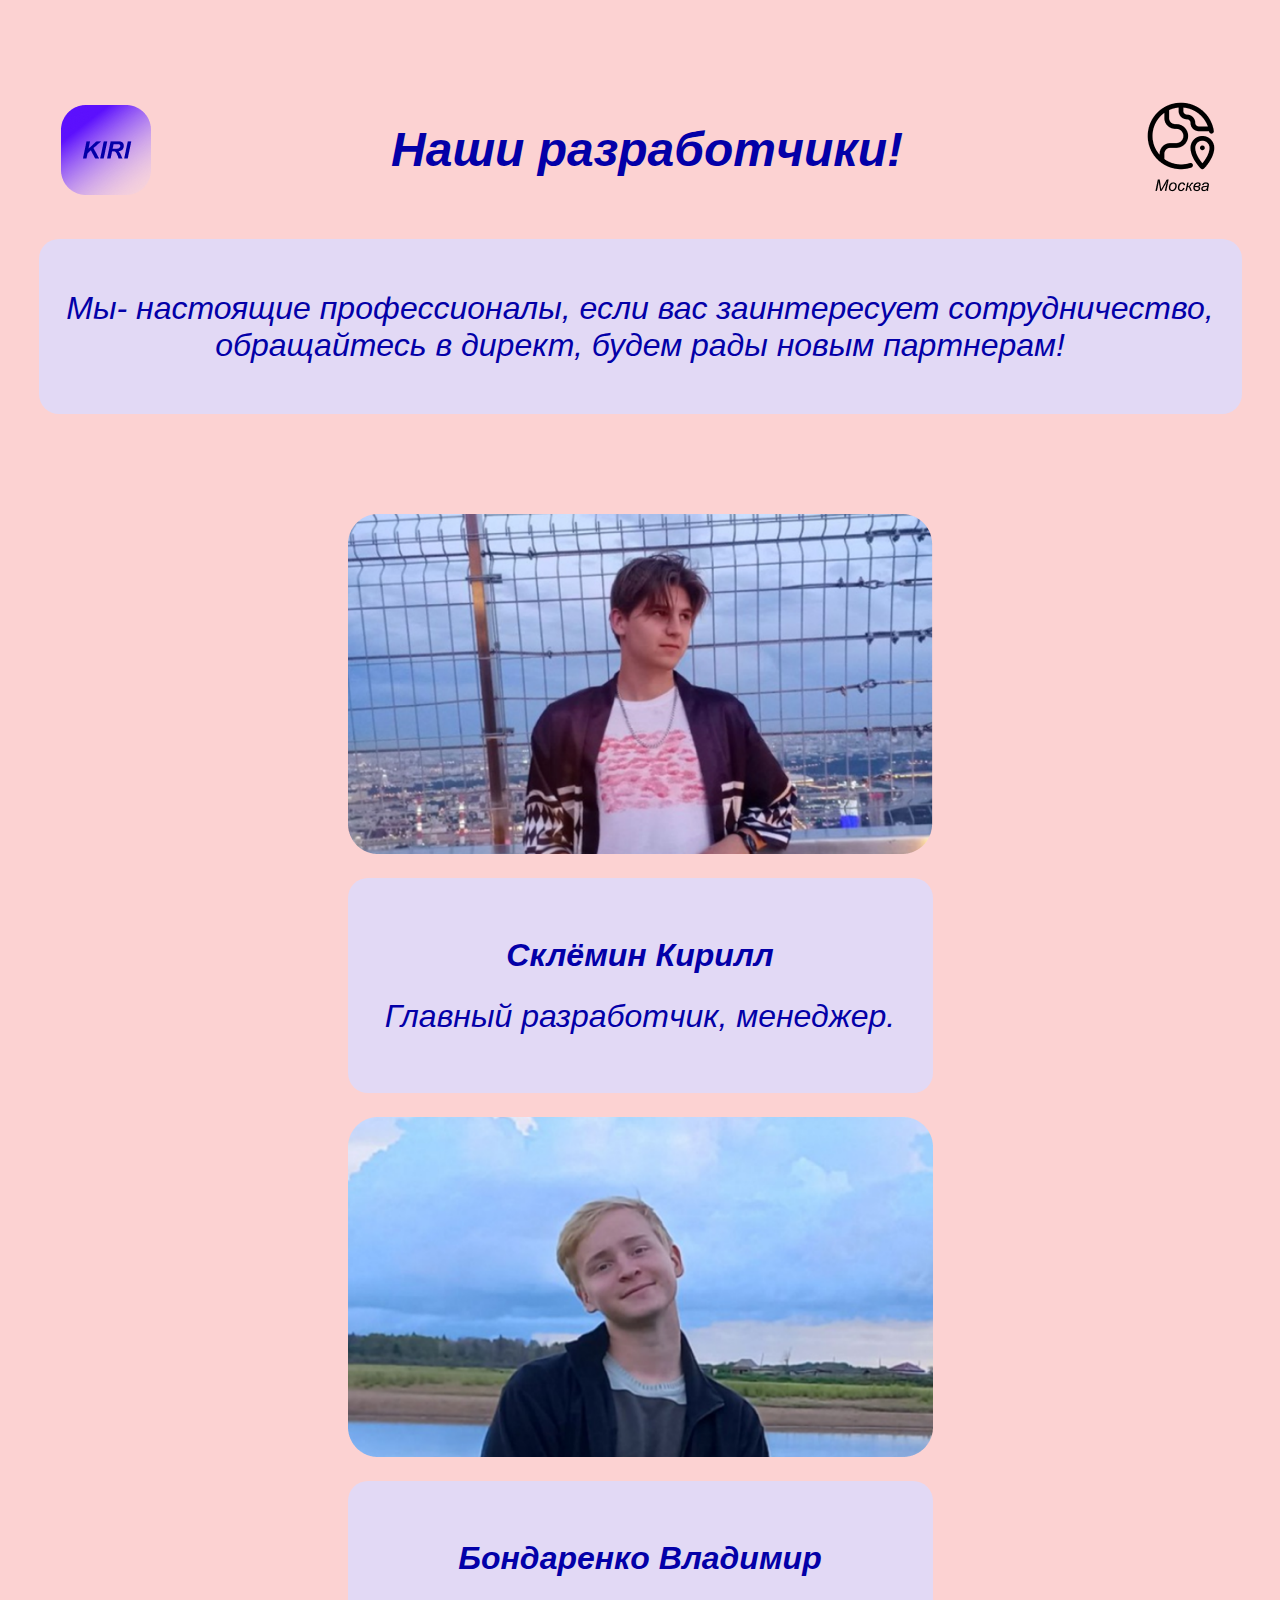
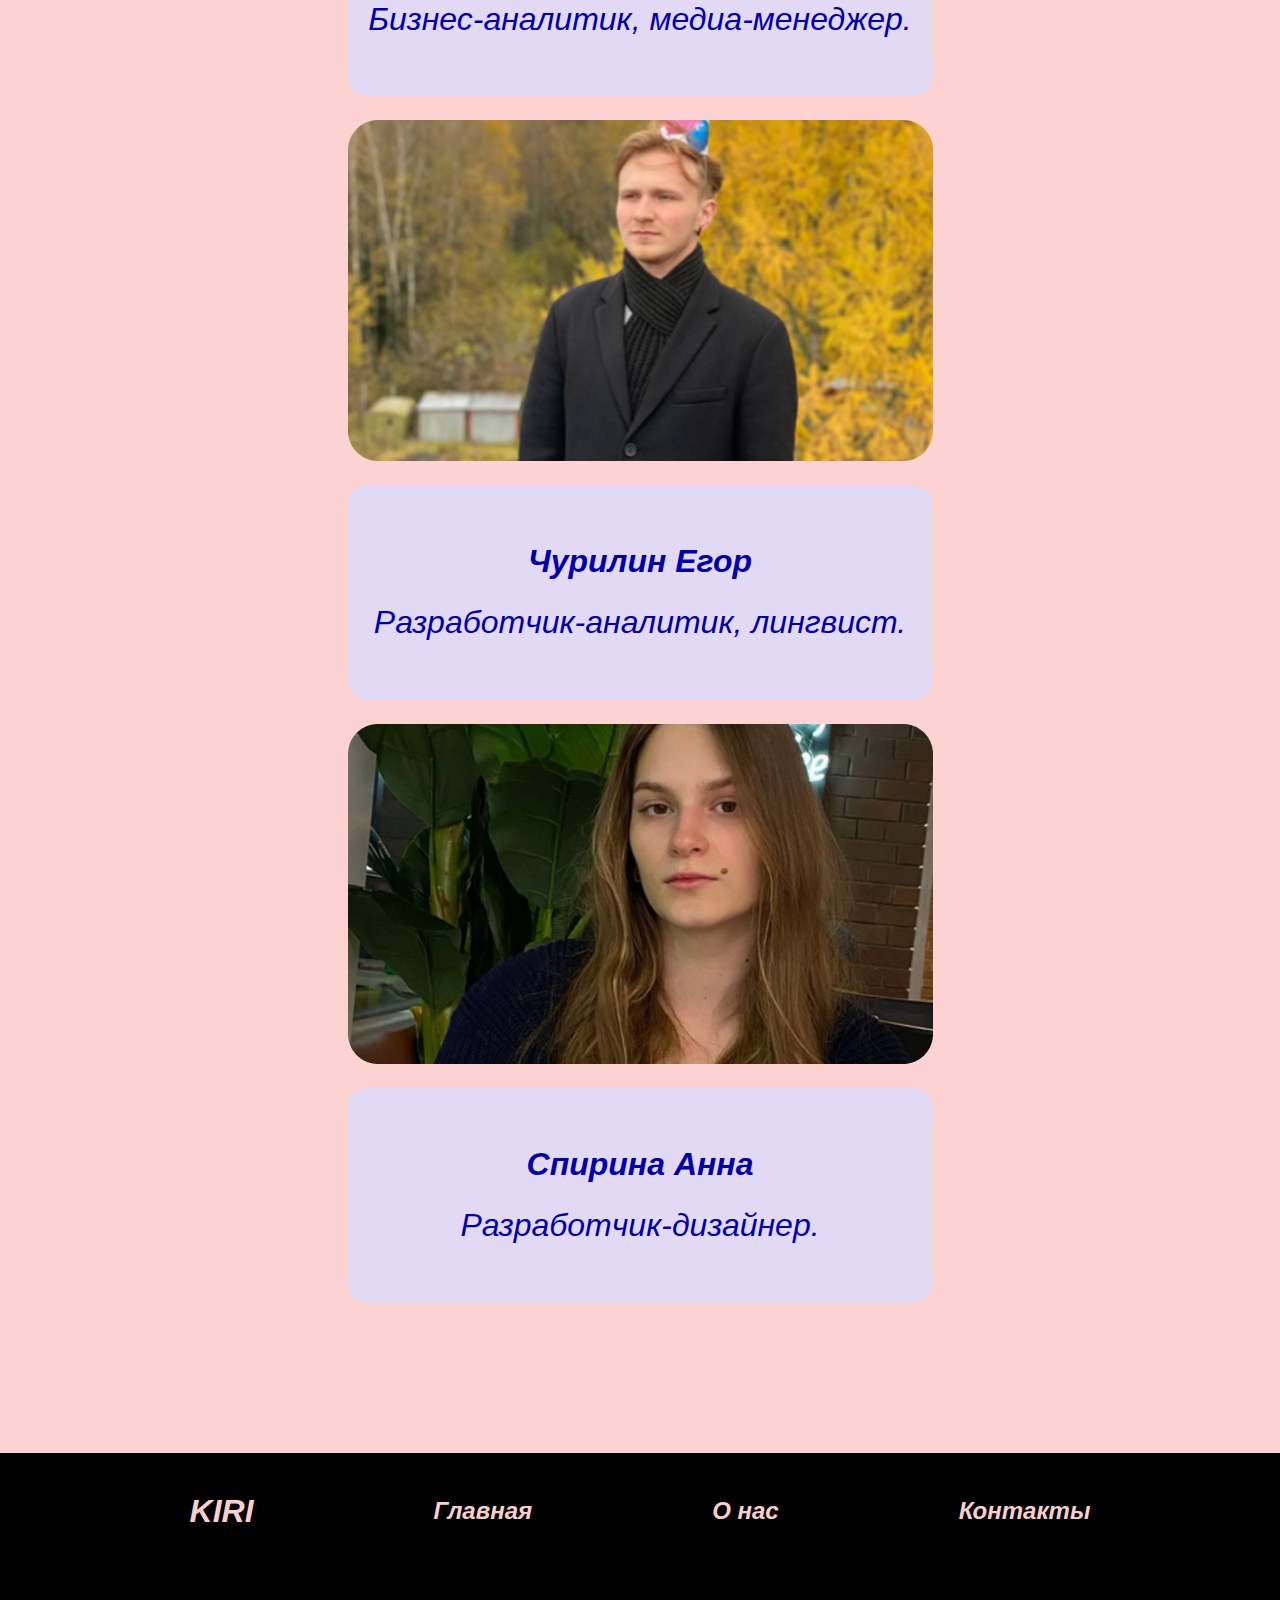
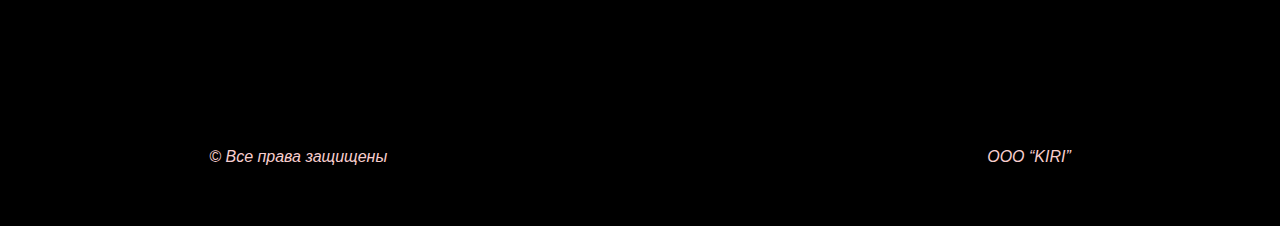
<file: kursach/pages/about/index.html>
<!DOCTYPE html>
<html lang="ru">

<head>
    <meta charset="UTF-8">
    <meta name="viewport" content="width=device-width, initial-scale=1.0">
    <title>О нас</title>
    <link rel="stylesheet" href="./style.css">
    <link rel="stylesheet" href="../../index.css">
    <link rel="icon" href="../../images/Логотип.png" />
</head>

<body>
    <div class="wrapper">
        <div class="header">
            <img src="../../images/Логотип.png">
            <p>Наши разработчики!</p>
            <img src="../../images/геоточка.png">
        </div>

        <div class="winter">
            <p>Мы- настоящие профессионалы, если вас заинтересует сотрудничество,
                обращайтесь в директ, будем рады новым партнерам!</p>
        </div>

        <div class="blocks">
            <div class="block">
                <img src="../../images/rab/ded.png">
                <div class="block-about">
                    <p>Склёмин Кирилл</p>
                    <p>Главный разработчик, менеджер.</p>
                </div>
            </div>
            <div class="block">
                <img src="../../images/rab/wow.png">
                <div class="block-about">
                    <p>Бондаренко Владимир</p>
                    <p>Бизнес-аналитик,
                        медиа-менеджер.</p>
                </div>
            </div>
            <div class="block">
                <img src="../../images/rab/ulala.png">
                <div class="block-about">
                    <p>Чурилин Егор</p>
                    <p>Разработчик-аналитик, лингвист.</p>
                </div>
            </div>
            <div class="block">
                <img src="../../images/rab/anya.png">
                <div class="block-about">
                    <p>Спирина Анна</p>
                    <p>Разработчик-дизайнер.</p>
                </div>
            </div>
        </div>

        <div class="footer">
            <div class="logo">
                <p>KIRI</p>
                <a href="../../pages/main/index.html">Главная</a>
                <a href="../../pages/about/index.html">О нас</a>
                <a href="../../pages/contacts/index.html">Контакты</a>
            </div>
            <div class="rules">
                <p>© Все права защищены</p>
                <p>ООО “KIRI”</p>
            </div>
        </div>
    </div>
</body>

</html>
</file>
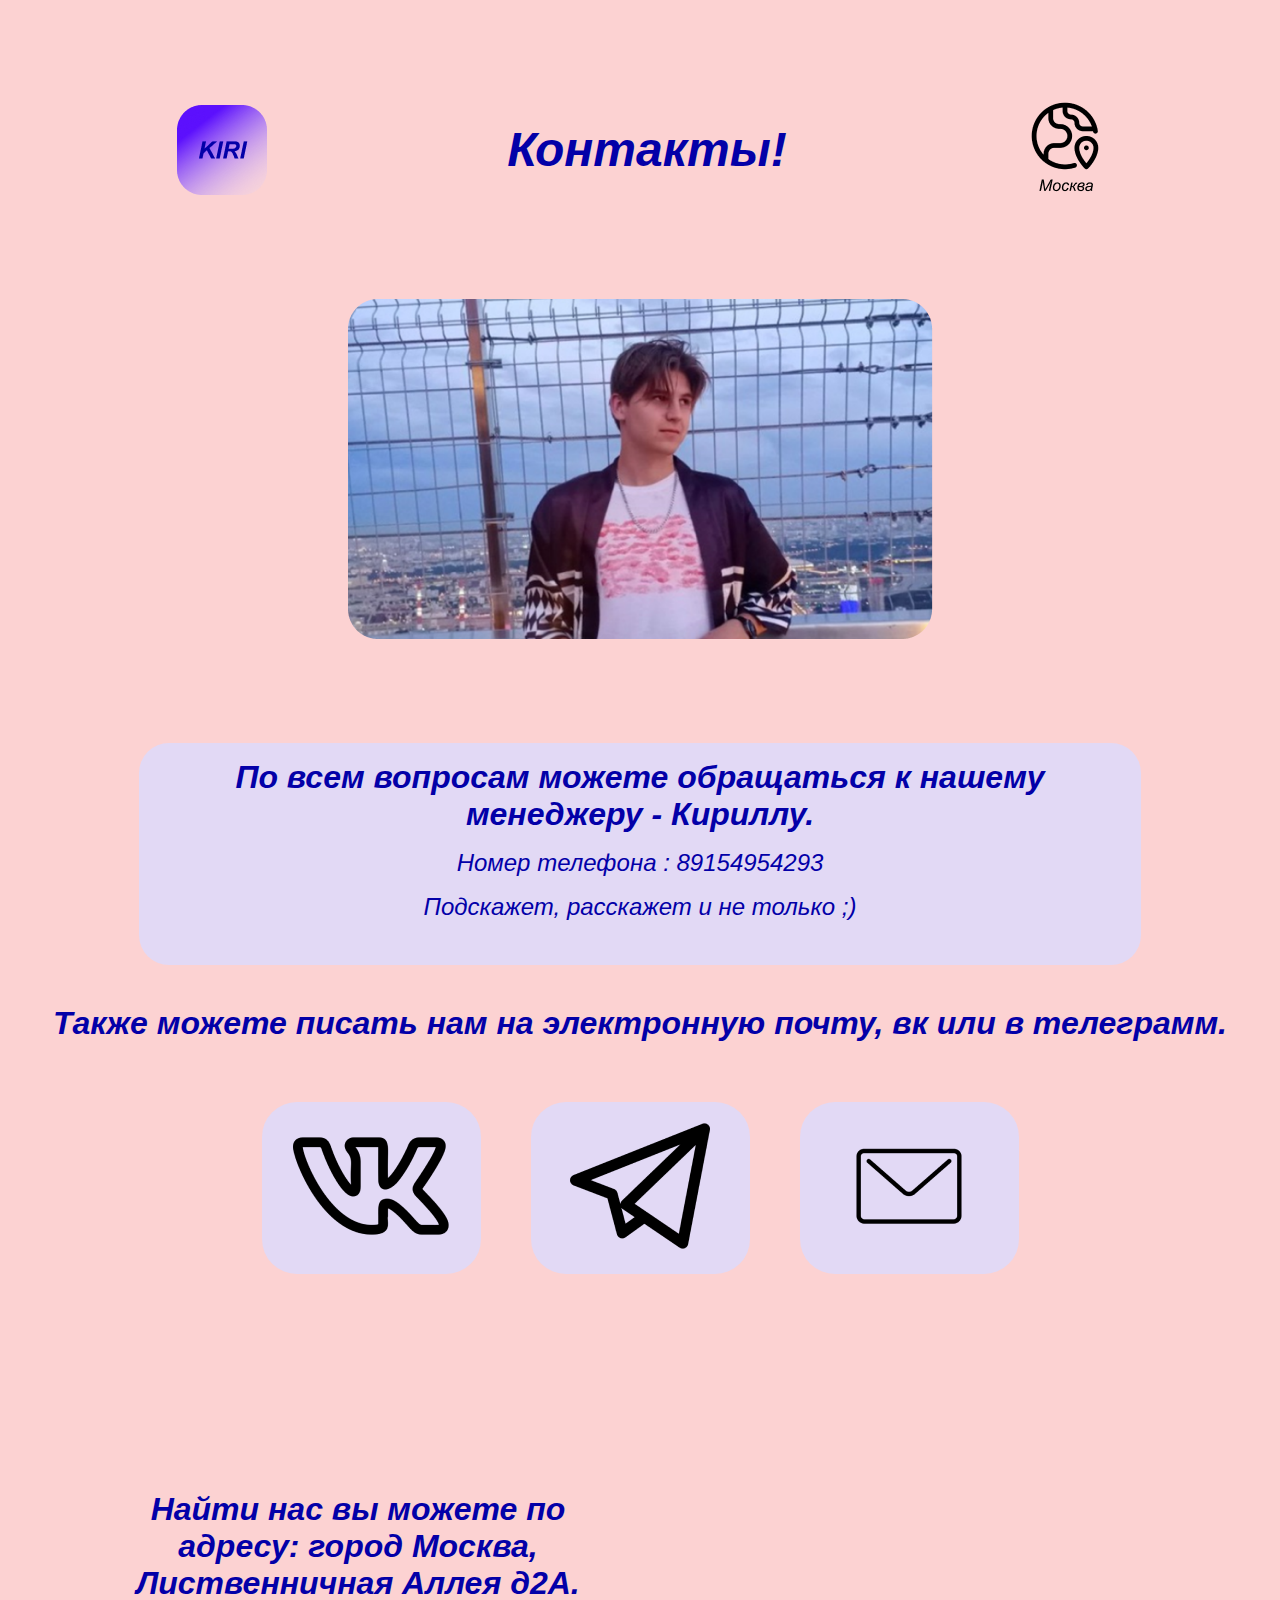
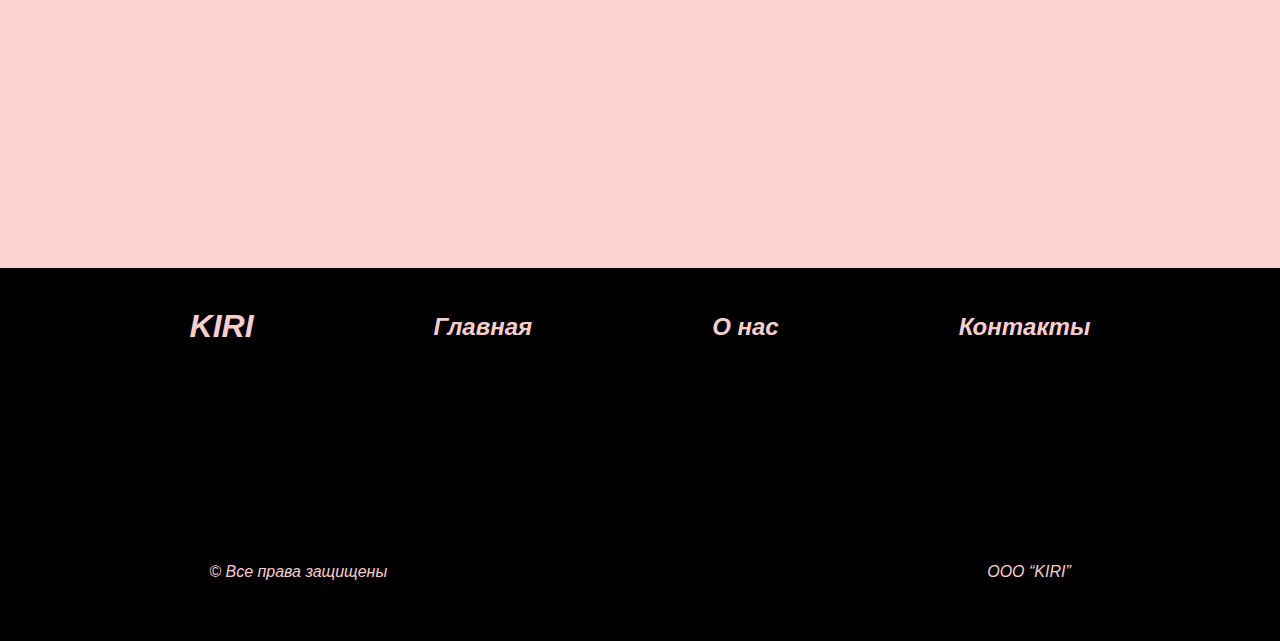
<file: kursach/pages/contacts/index.html>
<!DOCTYPE html>
<html lang="ru">

<head>
    <meta charset="UTF-8">
    <meta name="viewport" content="width=device-width, initial-scale=1.0">
    <title>О нас</title>
    <link rel="stylesheet" href="./style.css">
    <link rel="stylesheet" href="../../index.css">
    <link rel="icon" href="../../images/Логотип.png" />
</head>

<body>
    <div class="wrapper">
        <div class="header">
            <img src="../../images/Логотип.png">
            <p>Контакты!</p>
            <img src="../../images/геоточка.png">
        </div>

        <div class="iamkrasava">
            <img src="../../images/rab/ded.png">
        </div>

        <div class="say">
            <p>По всем вопросам можете обращаться
                к нашему менеджеру - Кириллу.</p>
            <p>Номер телефона : 89154954293</p>
            <p>Подскажет, расскажет и не только ;)</p>
        </div>

        <p class="written">Также можете писать нам на электронную почту, вк или в телеграмм.</p>

        <div class="blocks">
            <div class="block">
                <a href="https://vk.com/04kiruxa08">
                    <img src="../../images/soc/vk.png">
                </a>
            </div>
            <div class="block">
                <a href="https://t.me/KiruxaSklemin">
                    <img src="../../images/soc/тг.png">
                </a>
            </div>
            <div class="block">
                <a href="mailto:sklemin0408@gmail.com">
                    <img src="../../images/soc/почта.png">
                </a>
            </div>
        </div>

        <div class="map">
            <p>Найти нас вы можете по адресу: город Москва, Лиственничная Аллея д2А.</p>
            <div style="border-radius: 15px;">
                <iframe
                    src="https://yandex.ru/map-widget/v1/?um=constructor%3A5aa1ecfb9aad60b17cb2ff538e97b7b18f6f3bad7dca8a81915dc63ede1ffd57&amp;source=constructor"
                    width="540" height="340" frameborder="0" style="border-radius: 15px;"></iframe>
            </div>
        </div>

        <div class="footer">
            <div class="logo">
                <p>KIRI</p>
                <a href="../../pages/main/index.html">Главная</a>
                <a href="../../pages/about/index.html">О нас</a>
                <a href="#">Контакты</a>
            </div>
            <div class="rules">
                <p>© Все права защищены</p>
                <p>ООО “KIRI”</p>
            </div>
        </div>
    </div>
</body>

</html>
</file>
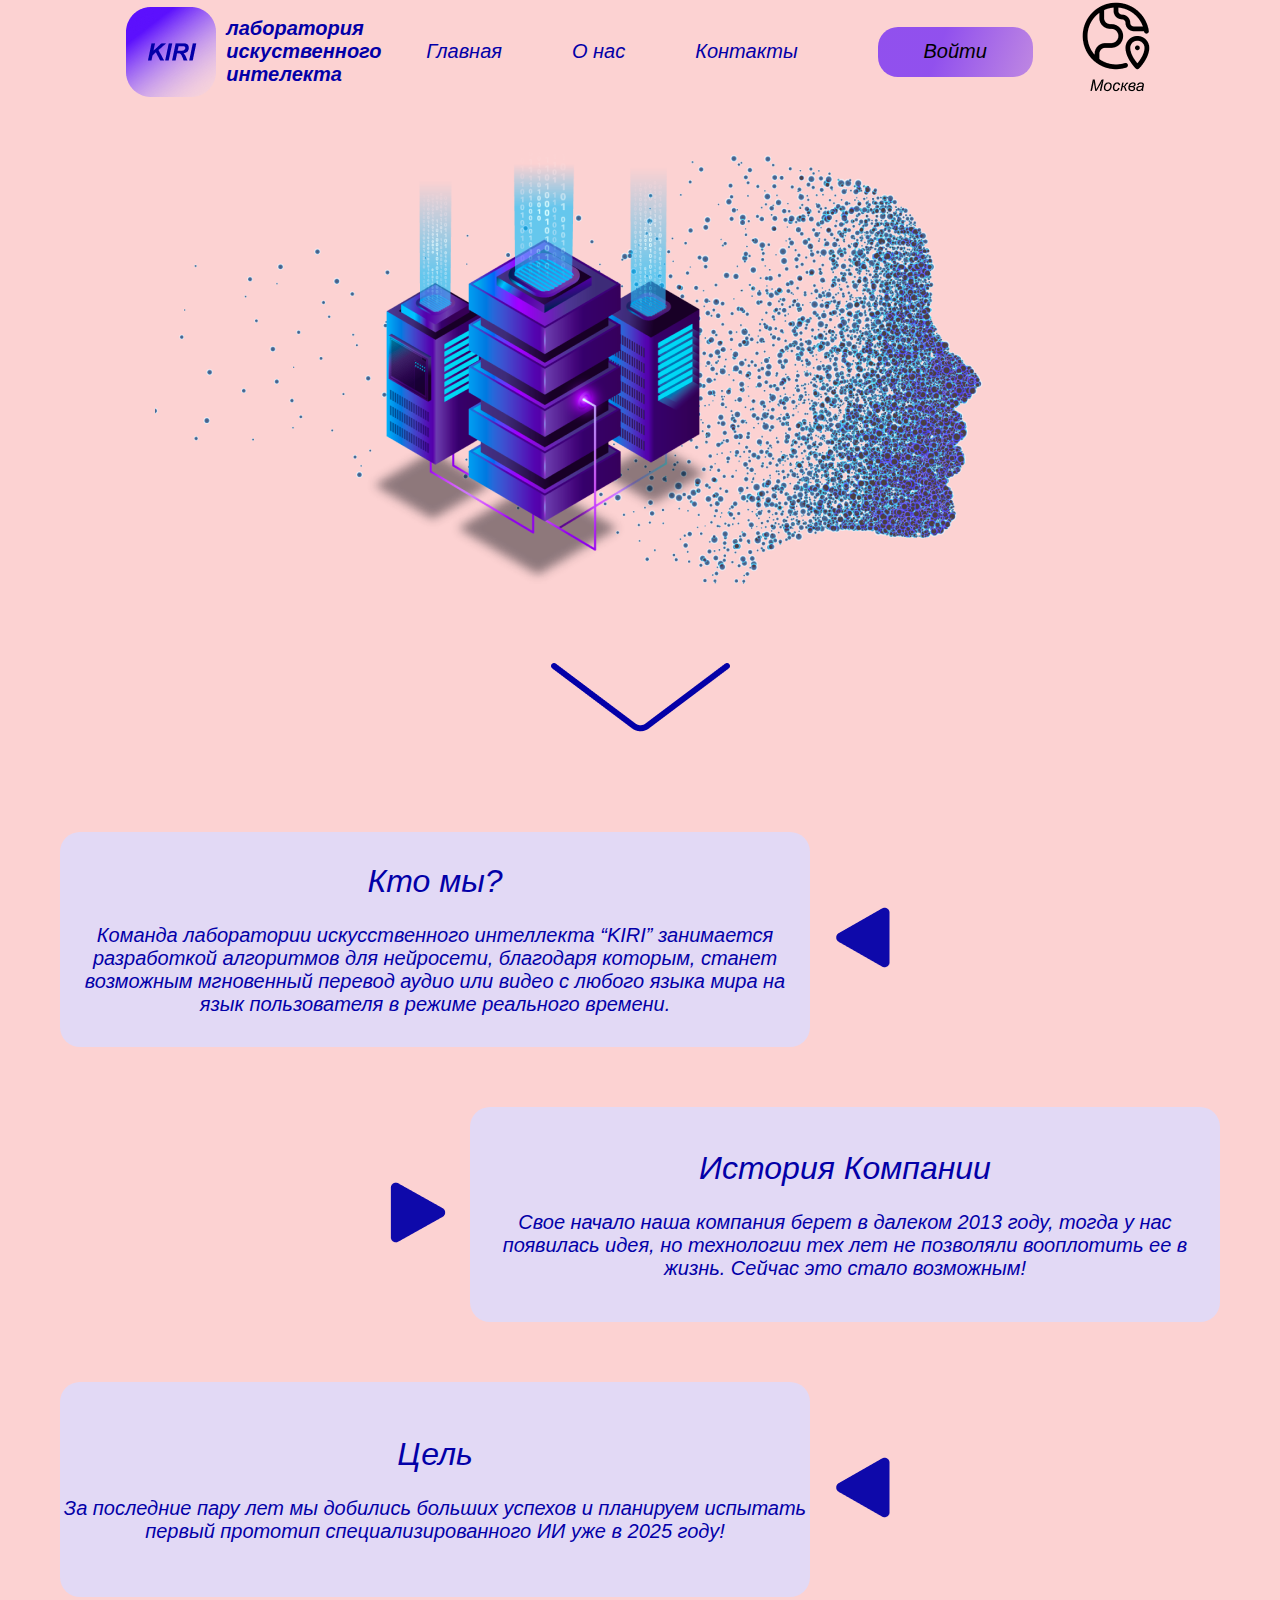
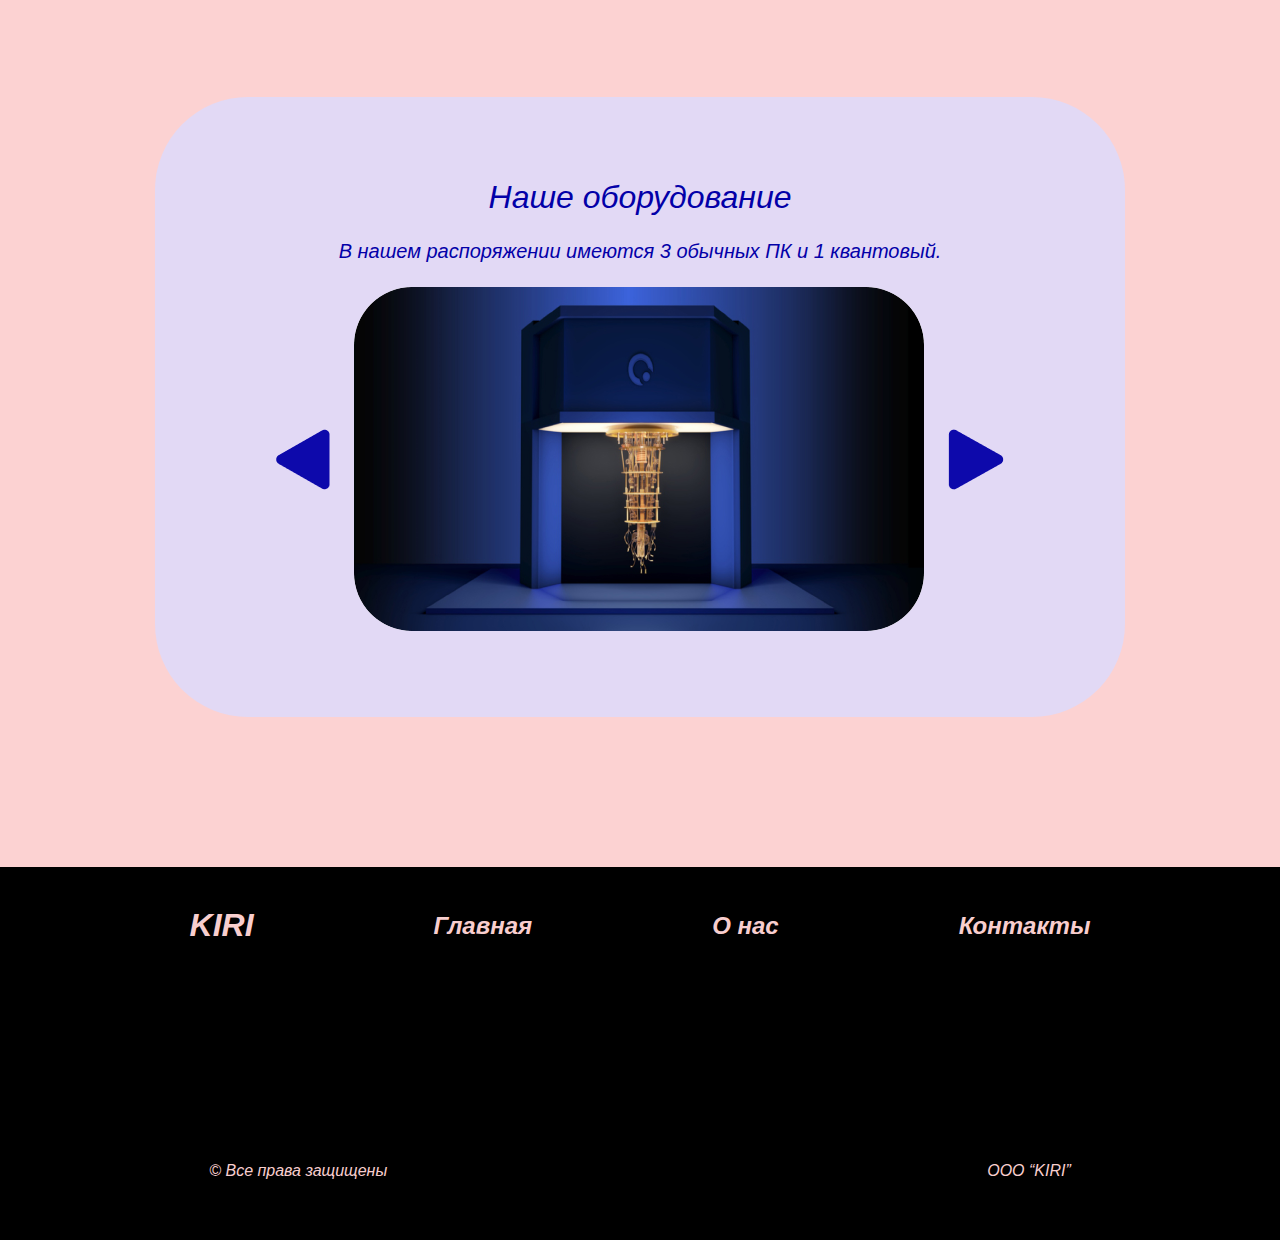
<file: kursach/pages/main/index.html>
<!DOCTYPE html>
<html lang="en">
  <head>
    <meta charset="UTF-8" />
    <meta name="viewport" content="width=device-width, initial-scale=1.0" />
    <title>Главная страница</title>
    <link rel="stylesheet" href="./style.css" />
    <link rel="stylesheet" href="../../index.css" />
    <link rel="icon" href="../../images/Логотип.png" />
  </head>

  <body>
    <div class="wrapper">
      <div class="header">
        <div class="naming">
          <img src="../../images/Логотип.png" />
          <p>лаборатория искуственного интелекта</p>
        </div>
        <div class="links">
          <a href="../../pages/main/index.html">Главная</a>
          <a href="../../pages/about/index.html">О нас</a>
          <a href="../../pages/contacts/index.html">Контакты</a>
        </div>
        <div class="signin">
          <a href="https://docs.google.com/spreadsheets/u/0/">
            <p>Войти</p>
          </a>
        </div>
        <div class="geo">
          <img src="../../images/геоточка.png" />
        </div>
      </div>
      <div class="main-img">
        <img src="../../images/main.png" />
      </div>
      <div class="arrow" onclick="goRazd()">
        <img src="../../images/Стрелка.png" />
      </div>
      <div class="blocks" id="mySection">
        <div class="block" id="block1" style="margin-right: 257px">
          <p class="title">Кто мы?</p>
          <p class="text">
            Команда лаборатории искусственного интеллекта “KIRI” занимается
            разработкой алгоритмов для нейросети, благодаря которым, станет
            возможным мгновенный перевод аудио или видео с любого языка мира на
            язык пользователя в режиме реального времени.
          </p>
        </div>
        <div class="block" id="block2" style="margin-left: 410px">
          <p class="title">История Компании</p>
          <p class="text">
            Свое начало наша компания берет в далеком 2013 году, тогда у нас
            появилась идея, но технологии тех лет не позволяли вооплотить ее в
            жизнь. Сейчас это стало возможным!
          </p>
        </div>
        <div class="block" id="block3">
          <p class="title">Цель</p>
          <p class="text">
            За последние пару лет мы добились больших успехов и планируем
            испытать первый прототип специализированного ИИ уже в 2025 году!
          </p>
        </div>
      </div>
      <div class="machine">
        <p class="title">Наше оборудование</p>
        <p class="text">
          В нашем распоряжении имеются 3 обычных ПК и 1 квантовый.
        </p>
        <div class="swiper">
          <div class="left">
            <img src="../../images/arrow_right.png" />
          </div>
          <div class="content">
            <img src="../../images/swiper/квант.png" />
          </div>
          <div class="right">
            <img src="../../images/arrow_left.png" />
          </div>
        </div>
      </div>
      <div class="footer">
        <div class="logo">
          <p>KIRI</p>
          <a href="../../pages/main/index.html">Главная</a>
          <a href="../../pages/about/index.html">О нас</a>
          <a href="../../pages/contacts/index.html">Контакты</a>
        </div>
        <div class="rules">
          <p>© Все права защищены</p>
          <p>ООО “KIRI”</p>
        </div>
      </div>
    </div>

    <script>
      function goRazd() {
        // Используем метод scrollIntoView для перемещения к элементу с указанным id
        document
          .getElementById("mySection")
          .scrollIntoView({ behavior: "smooth" });
      }
    </script>

    <script>
      const blocks = document.querySelectorAll(".block");

      blocks.forEach((block) => {
        block.addEventListener("mouseover", () => {
          block.querySelector(".text").style.fontSize = "24px";
        });

        block.addEventListener("mouseout", () => {
          block.querySelector(".text").style.fontSize = "20px";
        });
      });
    </script>

    <script>
      // Массив изображений
      let arr = [
        "../../images/swiper/квант.png",
        "../../images/swiper/2.jpg",
        "../../images/swiper/3.jpg",
        "../../images/swiper/4.jpg",
      ];

      // Переменная для хранения индекса текущего изображения
      let currentIndex = 0;

      // Функция для изменения контента
      function changeContent() {
        // Получаем элементы слайдера
        let leftButton = document.querySelector(".left");
        let rightButton = document.querySelector(".right");
        let content = document.querySelector(".content");

        // Устанавливаем атрибут src для img внутри content
        content.querySelector("img").src = arr[currentIndex];

        // Проверяем индекс текущего изображения и включаем/выключаем кнопки
        if (currentIndex === 0) {
          leftButton.disabled = true;
        } else {
          leftButton.disabled = false;
        }

        if (currentIndex === arr.length - 1) {
          rightButton.disabled = true;
        } else {
          rightButton.disabled = false;
        }
      }

      // Обработчик нажатия на кнопку "Вперед"
      function nextImage() {
        currentIndex++;

        // Если индекс выходит за пределы массива, то начинаем сначала
        if (currentIndex >= arr.length) {
          currentIndex = 0;
        }

        changeContent();
      }

      // Обработчик нажатия на кнопку "Назад"
      function prevImage() {
        currentIndex--;

        // Если индекс становится отрицательным, то переходим к последнему элементу массива
        if (currentIndex < 0) {
          currentIndex = arr.length - 1;
        }

        changeContent();
      }

      // Подписываемся на события нажатия кнопок
      document.querySelector(".left").addEventListener("click", prevImage);
      document.querySelector(".right").addEventListener("click", nextImage);

      // Инициализируем свайпер
      changeContent();
    </script>
  </body>
</html>
</file>
<file: kursach/pages/about/style.css>
.wrapper {
    max-width: 1920px;
    display: flex;
    /* justify-content: center; */
    flex-direction: column;
    align-items: center;
}


.header {
    margin-top: 100px;
    display: flex;
    gap: 240px;
    align-items: center;
}

.header p {
    color: #0300A8;
    text-align: center;
    font-family: Arial;
    font-size: 48px;
    font-style: italic;
    font-weight: 700;
    line-height: normal;
}

.winter {
    display: flex;
    align-items: center;
    margin-top: 40px;
    border-radius: 20px;
    background: #E2D9F5;
    width: 1203px;
    height: 175px;
    flex-shrink: 0;
}

.winter p {
    color: #0300A8;
    text-align: center;
    font-family: Arial;
    font-size: 32px;
    font-style: italic;
    font-weight: 400;
    line-height: normal;
}


.blocks {
    margin-top: 100px;
    display: flex;
    width: calc(100%/1.4);
    justify-content: center;
    gap: 24px;
    flex-wrap: wrap;
}

.blocks .block {
    width: 585px;
    display: flex;
    flex-direction: column;
    gap: 24px;
}

.blocks .block .block-about {
    display: flex;
    flex-direction: column;
    gap: 24px;
    align-items: center;
    justify-content: center;

    border-radius: 20px;
    background: #E2D9F5;
    width: 100%;
    height: 215px;
    flex-shrink: 0;
}

.blocks .block .block-about p:first-child {
    color: #0300A8;
    font-family: Arial;
    font-size: 32px;
    font-style: italic;
    font-weight: 700;
    line-height: normal;
}

.blocks .block .block-about p:last-child {
    color: #0300A8;
    text-align: center;
    font-family: Arial;
    font-size: 32px;
    font-style: italic;
    font-weight: 400;
    line-height: normal;
}

.footer {
    margin-top: 150px;
    height: 373px;
    background: #000;
    width: 100%;
    display: flex;
    justify-content: space-between;
    flex-direction: column;
    align-items: center;
}

.footer .logo {
    display: flex;
    gap: 180px;
    align-items: center;
    margin-top: 40px;
}

.footer .logo p {
    color: #F8CECE;
    text-align: center;
    font-family: Arial;
    font-size: 32px;
    font-style: italic;
    font-weight: 700;
    line-height: normal;
}

.footer .logo a {
    color: #F8CECE;
    text-align: right;
    font-family: Arial;
    font-size: 24px;
    font-style: italic;
    font-weight: 700;
    line-height: normal;
}

.footer .rules {
    display: flex;
    gap: 600px;
    align-items: center;

    margin-bottom: 60px;
}

.footer .rules p {
    color: #F8CECE;
    text-align: right;
    font-family: Arial;
    font-size: 16px;
    font-style: italic;
    font-weight: 400;
    line-height: normal;
}

a {
    color: green;
    /* Цвет ссылок */
    text-decoration: none;
    /* Убираем подчёркивание */
    border-bottom: 0 solid red;
    /* Параметры линии снизу */
    transition: 0.2s;
    /* Время перехода */
}

a:hover {
    color: brown;
    /* Цвет ссылок при наведении */
    border-bottom-width: 3px;
    /* Толщина линии снизу */
}
</file>
<file: kursach/index.css>
body {
    background: rgba(250, 180, 180, 0.60);
}

* {
    padding: 0;
    margin: 0;
}

a {
    text-decoration: none;
}
</file>
<file: kursach/pages/contacts/style.css>
.wrapper {
    max-width: 1920px;
    display: flex;
    /* justify-content: center; */
    flex-direction: column;
    align-items: center;
}


.header {
    margin-top: 100px;
    display: flex;
    gap: 240px;
    align-items: center;
}

.header p {
    color: #0300A8;
    text-align: center;
    font-family: Arial;
    font-size: 48px;
    font-style: italic;
    font-weight: 700;
    line-height: normal;
}


.iamkrasava {
    margin-top: 100px;
    border-radius: 30px;
}

.say {
    margin-top: 100px;
    border-radius: 30px;
    background: #E2D9F5;
    padding: 16px;
    width: 970px;
    height: 190px;
    flex-shrink: 0;
}

.say p:first-child {
    color: #0300A8;
    text-align: center;
    font-family: Arial;
    font-size: 32px;
    font-style: italic;
    font-weight: 700;
    line-height: normal;
}

.say p:nth-child(2) {
    margin-top: 16px;
    color: #0300A8;
    text-align: center;
    font-family: Arial;
    font-size: 24px;
    font-style: italic;
    font-weight: 400;
    line-height: normal;
}

.say p:nth-child(3) {
    margin-top: 16px;
    color: #0300A8;
    text-align: center;
    font-family: Arial;
    font-size: 24px;
    font-style: italic;
    font-weight: 400;
    line-height: normal;
}

.written {
    margin-top: 40px;
    color: #0300A8;
    text-align: center;
    font-family: Arial;
    font-size: 32px;
    font-style: italic;
    font-weight: 700;
    line-height: normal;
}

.blocks {
    margin-top: 60px;
    display: flex;
    gap: 50px;
}

.blocks .block {
    display: flex;
    align-items: center;
    justify-content: center;
    width: 219px;
    height: 172px;
    flex-shrink: 0;
    border-radius: 35px;
    background: #E2D9F5;
}


.map {
    margin-top: 100px;
    display: flex;
    align-items: center;
    gap: 24px;
}

.map p {
    width: 520px;
    color: #0300A8;
    text-align: center;
    font-family: Arial;
    font-size: 32px;
    font-style: italic;
    font-weight: 700;
    line-height: normal;
}




.footer {
    margin-top: 150px;
    height: 373px;
    background: #000;
    width: 100%;
    display: flex;
    justify-content: space-between;
    flex-direction: column;
    align-items: center;
}

.footer .logo {
    display: flex;
    gap: 180px;
    align-items: center;
    margin-top: 40px;
}

.footer .logo p {
    color: #F8CECE;
    text-align: center;
    font-family: Arial;
    font-size: 32px;
    font-style: italic;
    font-weight: 700;
    line-height: normal;
}

.footer .logo a {
    color: #F8CECE;
    text-align: right;
    font-family: Arial;
    font-size: 24px;
    font-style: italic;
    font-weight: 700;
    line-height: normal;
}

.footer .rules {
    display: flex;
    gap: 600px;
    align-items: center;

    margin-bottom: 60px;
}

.footer .rules p {
    color: #F8CECE;
    text-align: right;
    font-family: Arial;
    font-size: 16px;
    font-style: italic;
    font-weight: 400;
    line-height: normal;
}

a {
    color: green;
    /* Цвет ссылок */
    text-decoration: none;
    /* Убираем подчёркивание */
    border-bottom: 0 solid red;
    /* Параметры линии снизу */
    transition: 0.2s;
    /* Время перехода */
}

a:hover {
    color: brown;
    /* Цвет ссылок при наведении */
    border-bottom-width: 3px;
    /* Толщина линии снизу */
}
</file>
<file: kursach/pages/main/style.css>
.wrapper {
    max-width: 1920px;
    display: flex;
    /* justify-content: center; */
    flex-direction: column;
    align-items: center;
}

.header {
    display: flex;
    align-items: center;
    justify-content: center;
}

.naming {
    display: flex;
    width: 270px;
    align-items: center;
    gap: 10px;
}

.naming img {
    height: 90px;
    width: 90px;
}

.naming p {
    color: #0300A8;
    font-family: Arial;
    font-size: 20px;
    font-style: italic;
    font-weight: 700;
    line-height: normal;
}

.links {
    margin-left: 30px;
    display: flex;
    gap: 70px;
}

.links a {
    color: #0300A8;
    font-family: Arial;
    font-size: 20px;
    font-style: italic;
    font-weight: 400;
    line-height: normal;
}

.signin {
    margin-left: 80px;
    width: 155px;
    height: 50px;
    border-radius: 20px;
    background: linear-gradient(110deg, rgba(97, 22, 250, 0.69) 39.75%, rgba(97, 22, 250, 0.00) 180.35%);
    display: flex;
    align-items: center;
    justify-content: center;
}

.signin p {
    color: #000;
    text-align: center;
    font-family: Arial;
    font-size: 20px;
    font-style: italic;
    font-weight: 400;
    line-height: normal;
}

.geo {
    margin-left: 45px;
}

.main-img {
    display: flex;
    justify-content: center;
    margin-top: 40px;
}

.arrow {
    display: flex;
    justify-content: center;
    margin-top: 70px;
}

.blocks {
    display: flex;
    flex-direction: column;
    gap: 60px;
    margin-top: 100px;
}

.block {
    width: 750px;
    height: 215px;
    display: flex;
    flex-direction: column;
    gap: 24px;
    align-items: center;
    justify-content: center;
    border-radius: 20px;
    background: #E2D9F5;
    position: relative;
}

.block:nth-child(odd)::after {
    content: url('../../images/arrow_right.png');
    position: absolute;
    top: 75px;
    right: -80px;
}

.block:nth-child(2n)::before {
    content: url('../../images/arrow_left.png');
    position: absolute;
    top: 75px;
    left: -80px;
}

.block .title {
    color: #0300A8;
    font-family: Arial;
    font-size: 32px;
    font-style: italic;
    font-weight: 400;
    line-height: normal;
}

.block .text {
    color: #0300A8;
    text-align: center;
    font-family: Arial;
    font-size: 20px;
    font-style: italic;
    font-weight: 400;
    line-height: normal;
}

.machine {
    margin-top: 100px;
    width: 970px;
    height: 620px;
    border-radius: 93px;
    background: #E2D9F5;
    display: flex;
    align-items: center;
    justify-content: center;
    flex-direction: column;
    gap: 24px;
}

.machine .title {
    color: #0300A8;
    text-align: center;
    font-family: Arial;
    font-size: 32px;
    font-style: italic;
    font-weight: 400;
    line-height: normal;
}

.machine .text {
    color: #0300A8;
    text-align: center;
    font-family: Arial;
    font-size: 20px;
    font-style: italic;
    font-weight: 400;
    line-height: normal;
}

.swiper {
    display: flex;
    align-items: center;
    gap: 24px;
}

.content img {
    border-radius: 58px;
    background-color: lightgray;
    background-size: 50%;
    background-repeat: no-repeat;
    background-position: center;
    width: 570px;
    height: 344px;
    flex-shrink: 0;
}

.footer {
    margin-top: 150px;
    height: 373px;
    background: #000;
    width: 100%;
    display: flex;
    justify-content: space-between;
    flex-direction: column;
    align-items: center;
}

.footer .logo {
    display: flex;
    gap: 180px;
    align-items: center;
    margin-top: 40px;
}

.footer .logo p {
    color: #F8CECE;
    text-align: center;
    font-family: Arial;
    font-size: 32px;
    font-style: italic;
    font-weight: 700;
    line-height: normal;
}

.footer .logo a {
    color: #F8CECE;
    text-align: right;
    font-family: Arial;
    font-size: 24px;
    font-style: italic;
    font-weight: 700;
    line-height: normal;
}

.footer .rules {
    display: flex;
    gap: 600px;
    align-items: center;

    margin-bottom: 60px;
}

.footer .rules p {
    color: #F8CECE;
    text-align: right;
    font-family: Arial;
    font-size: 16px;
    font-style: italic;
    font-weight: 400;
    line-height: normal;
}

a {
    color: green;
    /* Цвет ссылок */
    text-decoration: none;
    /* Убираем подчёркивание */
    border-bottom: 0 solid red;
    /* Параметры линии снизу */
    transition: 0.2s;
    /* Время перехода */
}

a:hover {
    color: brown;
    /* Цвет ссылок при наведении */
    border-bottom-width: 3px;
    /* Толщина линии снизу */
}
</file>
